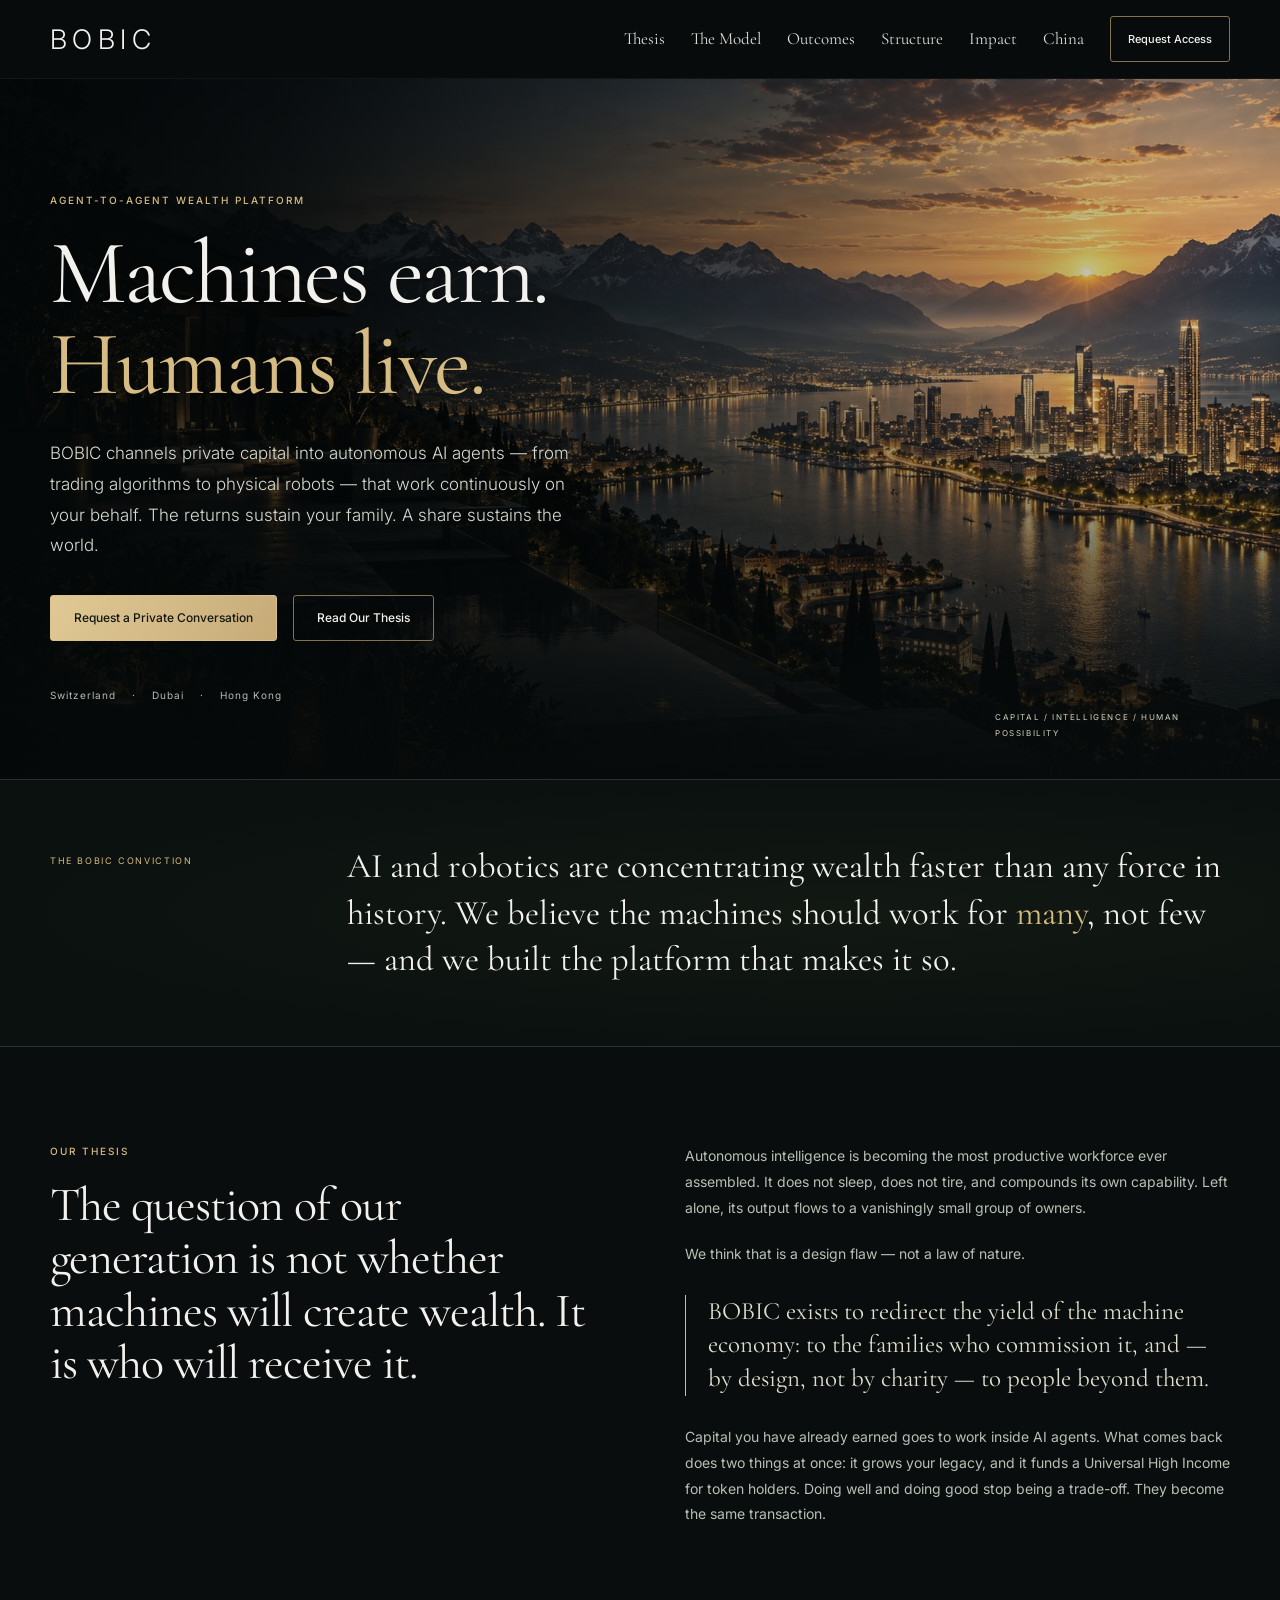
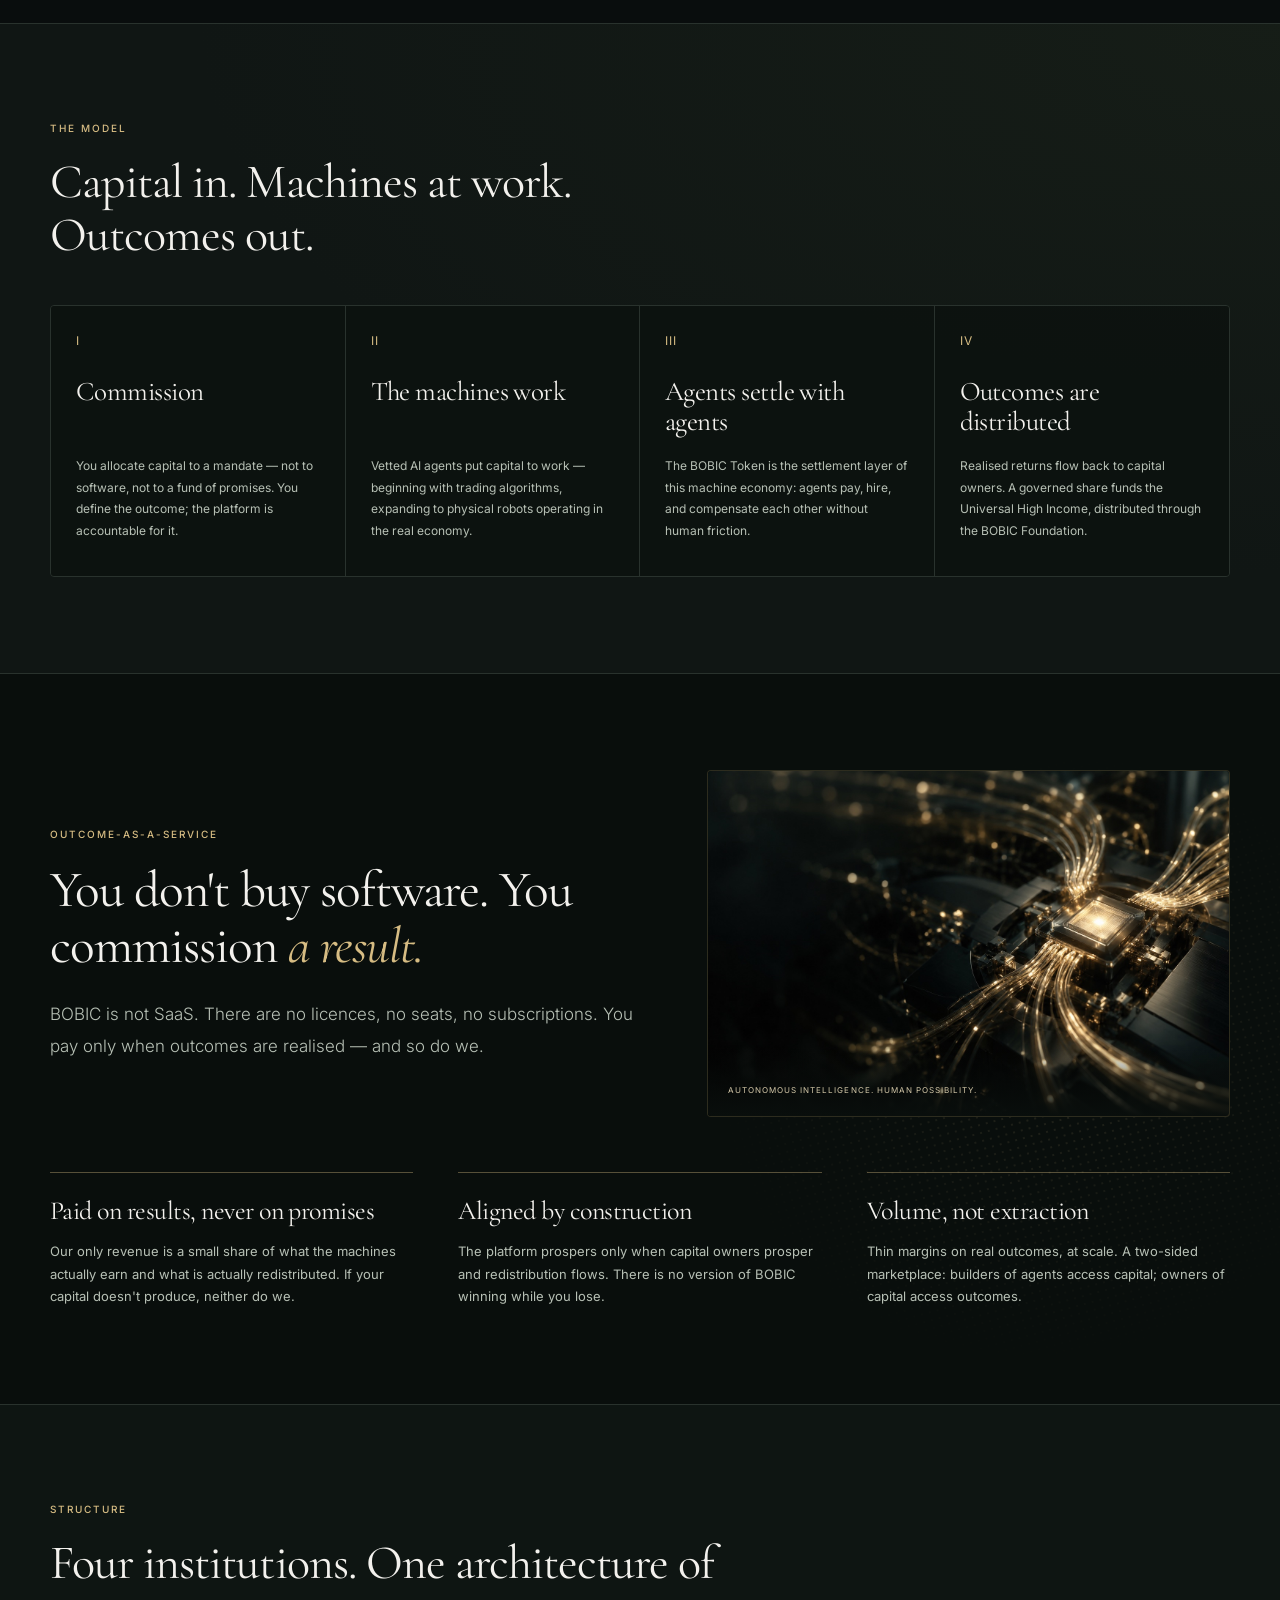
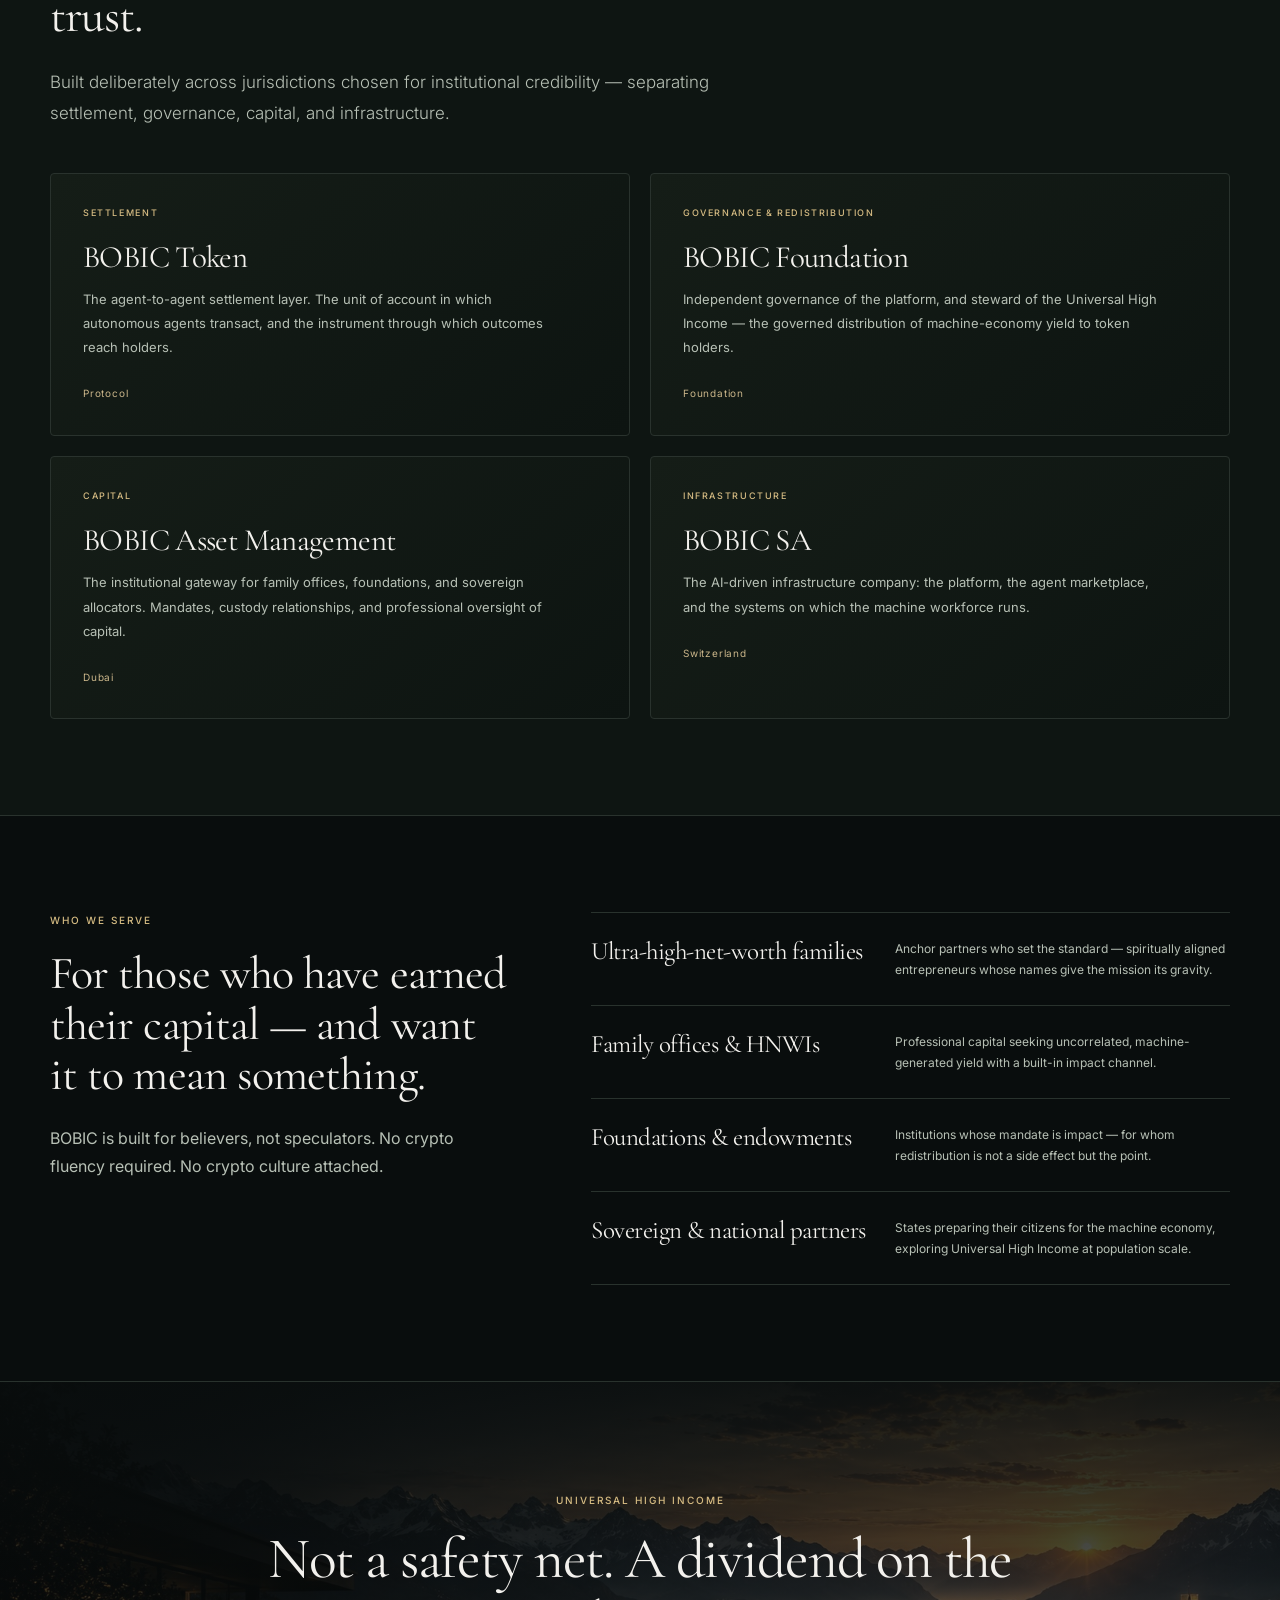
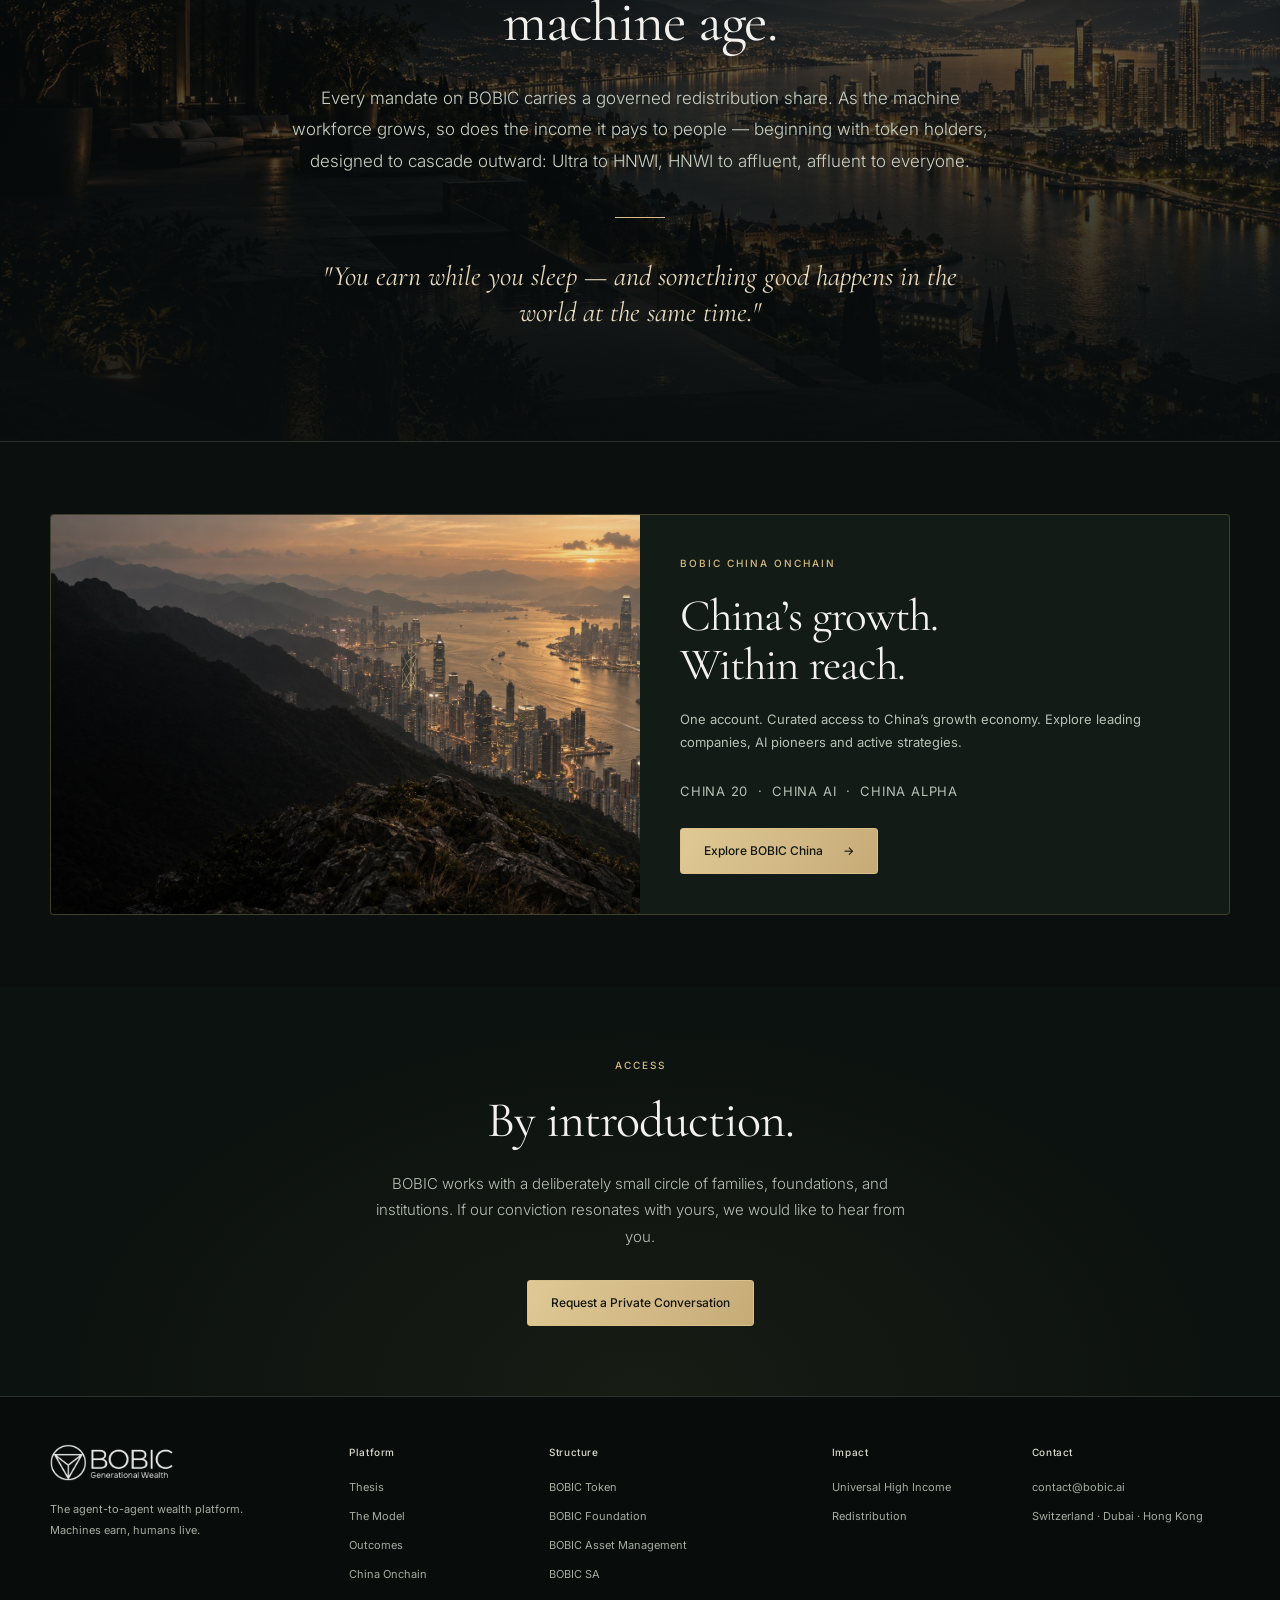
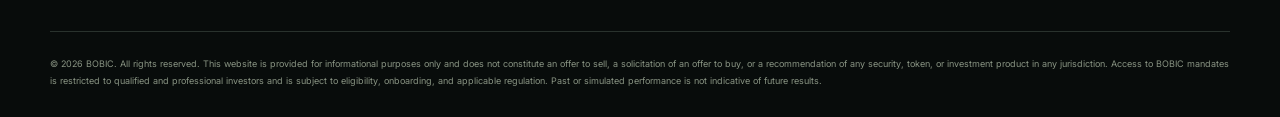
<file: index.html>
<!DOCTYPE html>
<html lang="en">
<head>
<meta charset="UTF-8">
<meta name="viewport" content="width=device-width, initial-scale=1.0">
<title>BOBIC Generational Wealth: Agent-to-Agent Wealth Platform — Machines earn. Humans live.</title>
<meta name="description" content="BOBIC is an agent-to-agent wealth platform. Capital is commissioned to AI agents; returns fund owners and a Universal High Income. Outcome-as-a-Service — you pay for results, never for software.">
<link rel="preconnect" href="https://fonts.googleapis.com">
<link rel="preconnect" href="https://fonts.gstatic.com" crossorigin>
<link href="https://fonts.googleapis.com/css2?family=Cormorant+Garamond:wght@400;500&family=Inter:wght@300;400;500;600&display=swap" rel="stylesheet">
<link rel="stylesheet" href="assets/site.css">
</head>
<body>
<a class="skip" href="#main">Skip to content</a>

<header>
  <div class="wrap nav">
    <a class="wordmark" href="#top" aria-label="BOBIC home">BOBIC</a>
    <nav class="nav-links" aria-label="Main navigation">
      <a href="#thesis">Thesis</a>
      <a href="#model">The Model</a>
      <a href="#outcome">Outcomes</a>
      <a href="#structure">Structure</a>
      <a href="#impact">Impact</a>
      <a href="/china/">China</a>
      <a href="#access" class="btn btn-navy" style="padding:11px 24px;">Request Access</a>
    </nav>
  </div>
</header>

<main id="main">
<!-- HERO -->
<section class="hero" id="top">
  <div class="wrap">
    <div class="eyebrow">Agent-to-Agent Wealth Platform</div>
    <h1>Machines earn.<br><em>Humans live.</em></h1>
    <p class="lede">BOBIC channels private capital into autonomous AI agents — from trading algorithms to physical robots — that work continuously on your behalf. The returns sustain your family. A share sustains the world.</p>
    <div class="hero-ctas">
      <a href="#access" class="btn btn-navy">Request a Private Conversation</a>
      <a href="#thesis" class="btn btn-ghost">Read Our Thesis</a>
    </div>
    <p class="hero-note">Switzerland <span>·</span> Dubai <span>·</span> Hong Kong</p>
  </div>
</section>

<!-- STATEMENT -->
<div class="band">
  <div class="wrap">
    <p class="big">AI and robotics are concentrating wealth faster than any force in history. We believe the machines should work for <strong>many</strong>, not few — and we built the platform that makes it so.</p>
    <p class="attribution">The BOBIC Conviction</p>
  </div>
</div>

<!-- THESIS -->
<section id="thesis">
  <div class="wrap thesis-grid">
    <div>
      <div class="eyebrow">Our Thesis</div>
      <h2>The question of our generation is not whether machines will create wealth. It is who will receive it.</h2>
    </div>
    <div class="col">
      <p>Autonomous intelligence is becoming the most productive workforce ever assembled. It does not sleep, does not tire, and compounds its own capability. Left alone, its output flows to a vanishingly small group of owners.</p>
      <p>We think that is a design flaw — not a law of nature.</p>
      <p class="mark">BOBIC exists to redirect the yield of the machine economy: to the families who commission it, and — by design, not by charity — to people beyond them.</p>
      <p>Capital you have already earned goes to work inside AI agents. What comes back does two things at once: it grows your legacy, and it funds a Universal High Income for token holders. Doing well and doing good stop being a trade-off. They become the same transaction.</p>
    </div>
  </div>
</section>

<!-- MODEL -->
<section class="model" id="model">
  <div class="wrap">
    <div class="eyebrow">The Model</div>
    <h2>Capital in. Machines at work. Outcomes out.</h2>
    <div class="steps">
      <div class="step">
        <div class="num">I</div>
        <h3>Commission</h3>
        <p>You allocate capital to a mandate — not to software, not to a fund of promises. You define the outcome; the platform is accountable for it.</p>
      </div>
      <div class="step">
        <div class="num">II</div>
        <h3>The machines work</h3>
        <p>Vetted AI agents put capital to work — beginning with trading algorithms, expanding to physical robots operating in the real economy.</p>
      </div>
      <div class="step">
        <div class="num">III</div>
        <h3>Agents settle with agents</h3>
        <p>The BOBIC Token is the settlement layer of this machine economy: agents pay, hire, and compensate each other without human friction.</p>
      </div>
      <div class="step">
        <div class="num">IV</div>
        <h3>Outcomes are distributed</h3>
        <p>Realised returns flow back to capital owners. A governed share funds the Universal High Income, distributed through the BOBIC Foundation.</p>
      </div>
    </div>
  </div>
</section>

<!-- OUTCOME AS A SERVICE -->
<section class="outcome" id="outcome">
  <div class="wrap">
    <div class="outcome-intro"><div>
    <div class="eyebrow">Outcome-as-a-Service</div>
    <h2>You don't buy software. You commission <em>a result.</em></h2>
    <p class="lede">BOBIC is not SaaS. There are no licences, no seats, no subscriptions. You pay only when outcomes are realised — and so do we.</p>
    </div><figure class="outcome-visual"><img src="assets/intelligence-network.jpg" alt="A luminous processor connected by champagne-gold optical pathways" width="1672" height="941" loading="lazy" decoding="async"><figcaption>Autonomous intelligence. Human possibility.</figcaption></figure></div>
    <div class="outcome-grid">
      <div>
        <h3>Paid on results, never on promises</h3>
        <p>Our only revenue is a small share of what the machines actually earn and what is actually redistributed. If your capital doesn't produce, neither do we.</p>
      </div>
      <div>
        <h3>Aligned by construction</h3>
        <p>The platform prospers only when capital owners prosper and redistribution flows. There is no version of BOBIC winning while you lose.</p>
      </div>
      <div>
        <h3>Volume, not extraction</h3>
        <p>Thin margins on real outcomes, at scale. A two-sided marketplace: builders of agents access capital; owners of capital access outcomes.</p>
      </div>
    </div>
  </div>
</section>

<!-- STRUCTURE -->
<section class="structure" id="structure">
  <div class="wrap">
    <div class="eyebrow">Structure</div>
    <h2>Four institutions. One architecture of trust.</h2>
    <p class="lede" style="margin-top:24px;">Built deliberately across jurisdictions chosen for institutional credibility — separating settlement, governance, capital, and infrastructure.</p>
    <div class="entities">
      <div class="entity">
        <div class="tag">Settlement</div>
        <h3>BOBIC Token</h3>
        <p>The agent-to-agent settlement layer. The unit of account in which autonomous agents transact, and the instrument through which outcomes reach holders.</p>
        <div class="loc">Protocol</div>
      </div>
      <div class="entity">
        <div class="tag">Governance &amp; Redistribution</div>
        <h3>BOBIC Foundation</h3>
        <p>Independent governance of the platform, and steward of the Universal High Income — the governed distribution of machine-economy yield to token holders.</p>
        <div class="loc">Foundation</div>
      </div>
      <div class="entity">
        <div class="tag">Capital</div>
        <h3>BOBIC Asset Management</h3>
        <p>The institutional gateway for family offices, foundations, and sovereign allocators. Mandates, custody relationships, and professional oversight of capital.</p>
        <div class="loc">Dubai</div>
      </div>
      <div class="entity">
        <div class="tag">Infrastructure</div>
        <h3>BOBIC SA</h3>
        <p>The AI-driven infrastructure company: the platform, the agent marketplace, and the systems on which the machine workforce runs.</p>
        <div class="loc">Switzerland</div>
      </div>
    </div>
  </div>
</section>

<!-- WHO WE SERVE -->
<section class="serve">
  <div class="wrap serve-grid">
    <div>
      <div class="eyebrow">Who We Serve</div>
      <h2>For those who have earned their capital — and want it to mean something.</h2>
      <p style="margin-top:24px;color:var(--slate);font-size:16px;">BOBIC is built for believers, not speculators. No crypto fluency required. No crypto culture attached.</p>
    </div>
    <div class="serve-list">
      <div class="serve-item">
        <h3>Ultra-high-net-worth families</h3>
        <p>Anchor partners who set the standard — spiritually aligned entrepreneurs whose names give the mission its gravity.</p>
      </div>
      <div class="serve-item">
        <h3>Family offices &amp; HNWIs</h3>
        <p>Professional capital seeking uncorrelated, machine-generated yield with a built-in impact channel.</p>
      </div>
      <div class="serve-item">
        <h3>Foundations &amp; endowments</h3>
        <p>Institutions whose mandate is impact — for whom redistribution is not a side effect but the point.</p>
      </div>
      <div class="serve-item">
        <h3>Sovereign &amp; national partners</h3>
        <p>States preparing their citizens for the machine economy, exploring Universal High Income at population scale.</p>
      </div>
    </div>
  </div>
</section>

<!-- IMPACT -->
<section class="impact" id="impact">
  <div class="wrap">
    <div class="eyebrow">Universal High Income</div>
    <h2>Not a safety net. A dividend on the machine age.</h2>
    <p class="lede">Every mandate on BOBIC carries a governed redistribution share. As the machine workforce grows, so does the income it pays to people — beginning with token holders, designed to cascade outward: Ultra to HNWI, HNWI to affluent, affluent to everyone.</p>
    <div class="impact-line"></div>
    <p class="principle">"You earn while you sleep — and something good happens in the world at the same time."</p>
  </div>
</section>

<!-- CHINA -->
<section class="china-feature" aria-labelledby="china-feature-title">
  <div class="wrap china-feature-card">
    <div class="china-feature-visual" role="img" aria-label="Hong Kong’s skyline and harbour at sunset"></div>
    <div class="china-feature-copy">
      <p class="eyebrow">BOBIC China Onchain</p>
      <h2 id="china-feature-title">China’s growth.<br>Within reach.</h2>
      <p>One account. Curated access to China’s growth economy. Explore leading companies, AI pioneers and active strategies.</p>
      <p class="product-names">CHINA 20 &nbsp;·&nbsp; CHINA AI &nbsp;·&nbsp; CHINA ALPHA</p>
      <a class="btn btn-navy" href="/china/">Explore BOBIC China <span aria-hidden="true">→</span></a>
    </div>
  </div>
</section>

<!-- ACCESS -->
<section class="access" id="access">
  <div class="wrap">
    <div class="eyebrow" style="color:var(--gold);">Access</div>
    <h2>By introduction.</h2>
    <p>BOBIC works with a deliberately small circle of families, foundations, and institutions. If our conviction resonates with yours, we would like to hear from you.</p>
    <a href="mailto:contact@bobic.ai" class="btn btn-gold-line">Request a Private Conversation</a>
  </div>
</section>

</main>
<footer>
  <div class="wrap">
    <div class="foot-grid">
      <div>
        <img class="logo-img" src="assets/bobic-logo.png" alt="BOBIC Generational Wealth">
        <p style="margin-top:18px;max-width:220px;">The agent-to-agent wealth platform. Machines earn, humans live.</p>
      </div>
      <div>
        <h4>Platform</h4>
        <a href="#thesis">Thesis</a>
        <a href="#model">The Model</a>
        <a href="#outcome">Outcomes</a>
        <a href="/china/">China Onchain</a>
      </div>
      <div>
        <h4>Structure</h4>
        <a href="#structure">BOBIC Token</a>
        <a href="#structure">BOBIC Foundation</a>
        <a href="#structure">BOBIC Asset Management</a>
        <a href="#structure">BOBIC SA</a>
      </div>
      <div>
        <h4>Impact</h4>
        <a href="#impact">Universal High Income</a>
        <a href="#impact">Redistribution</a>
      </div>
      <div>
        <h4>Contact</h4>
        <a href="mailto:contact@bobic.ai">contact@bobic.ai</a>
        <p>Switzerland · Dubai · Hong Kong</p>
      </div>
    </div>
    <div class="disclaimer">
      © 2026 BOBIC. All rights reserved. This website is provided for informational purposes only and does not constitute an offer to sell, a solicitation of an offer to buy, or a recommendation of any security, token, or investment product in any jurisdiction. Access to BOBIC mandates is restricted to qualified and professional investors and is subject to eligibility, onboarding, and applicable regulation. Past or simulated performance is not indicative of future results.
    </div>
  </div>
</footer>

</body>
</html>
</file>
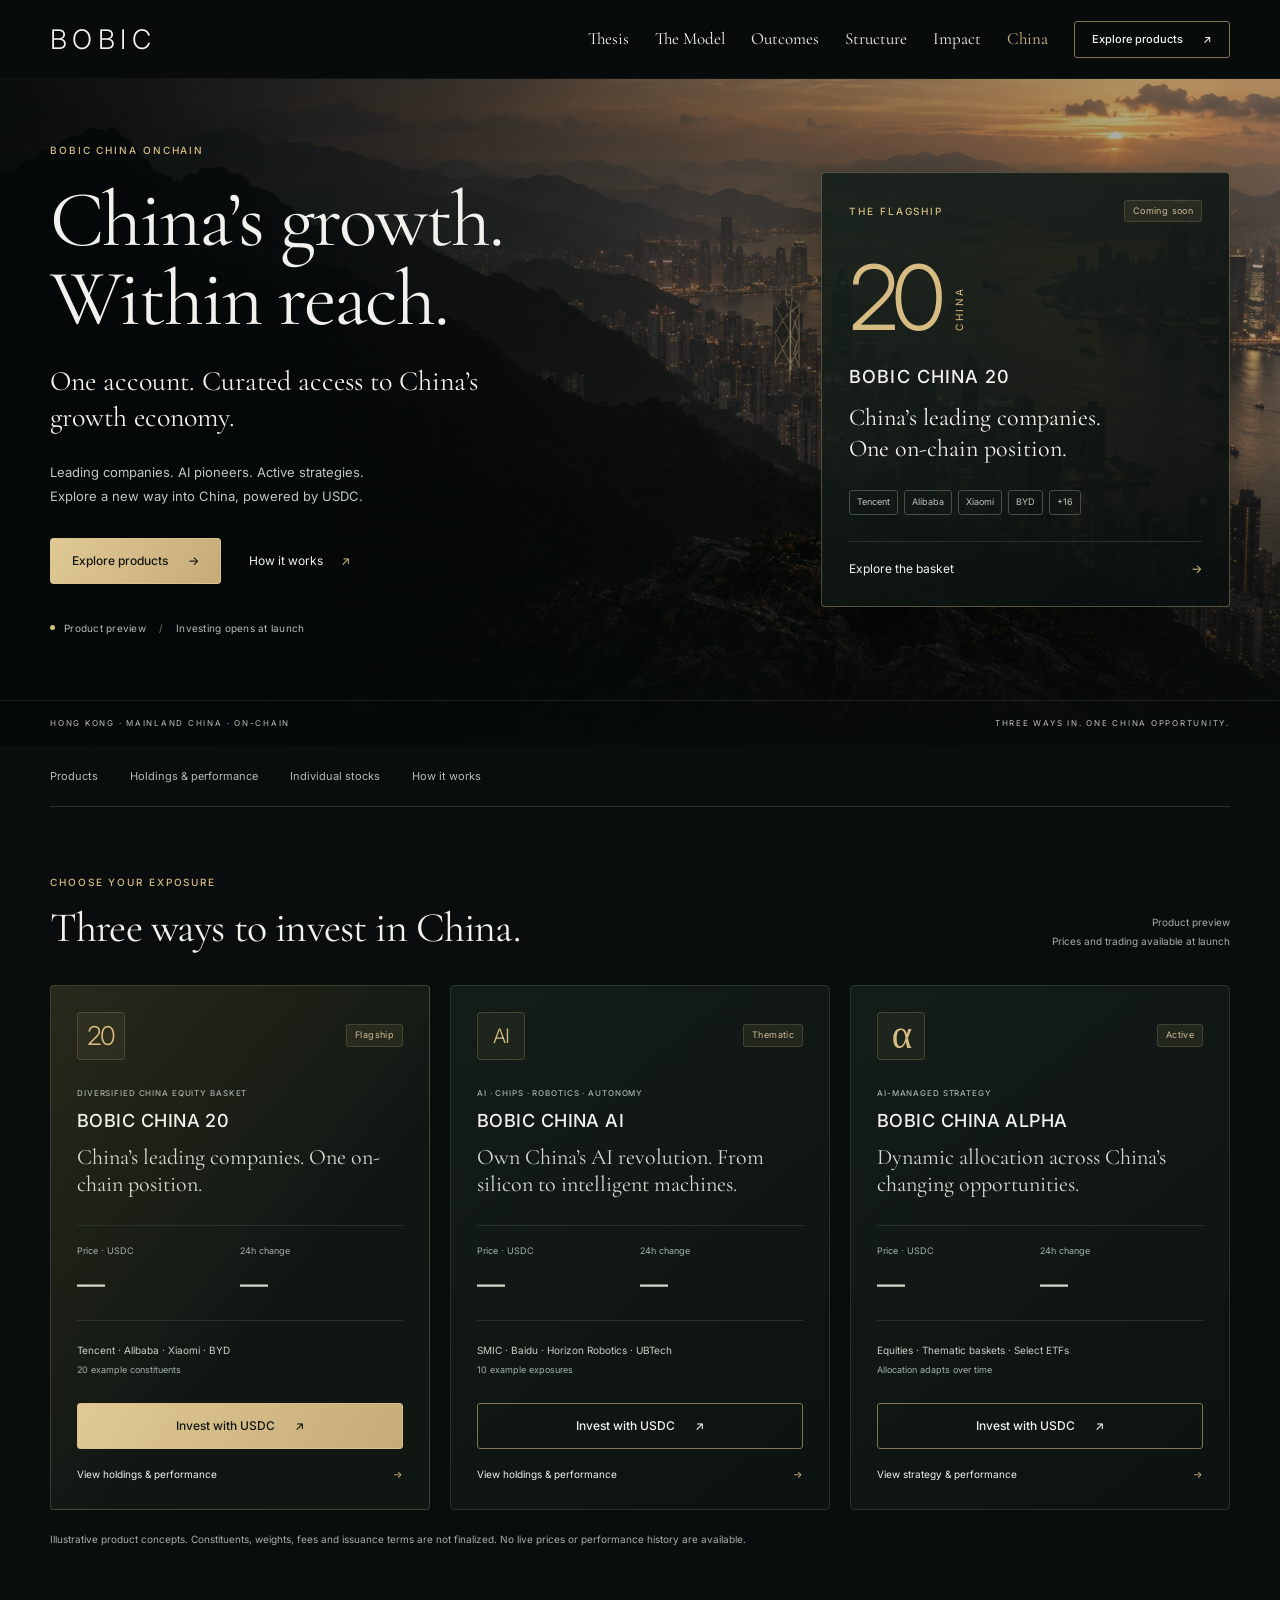
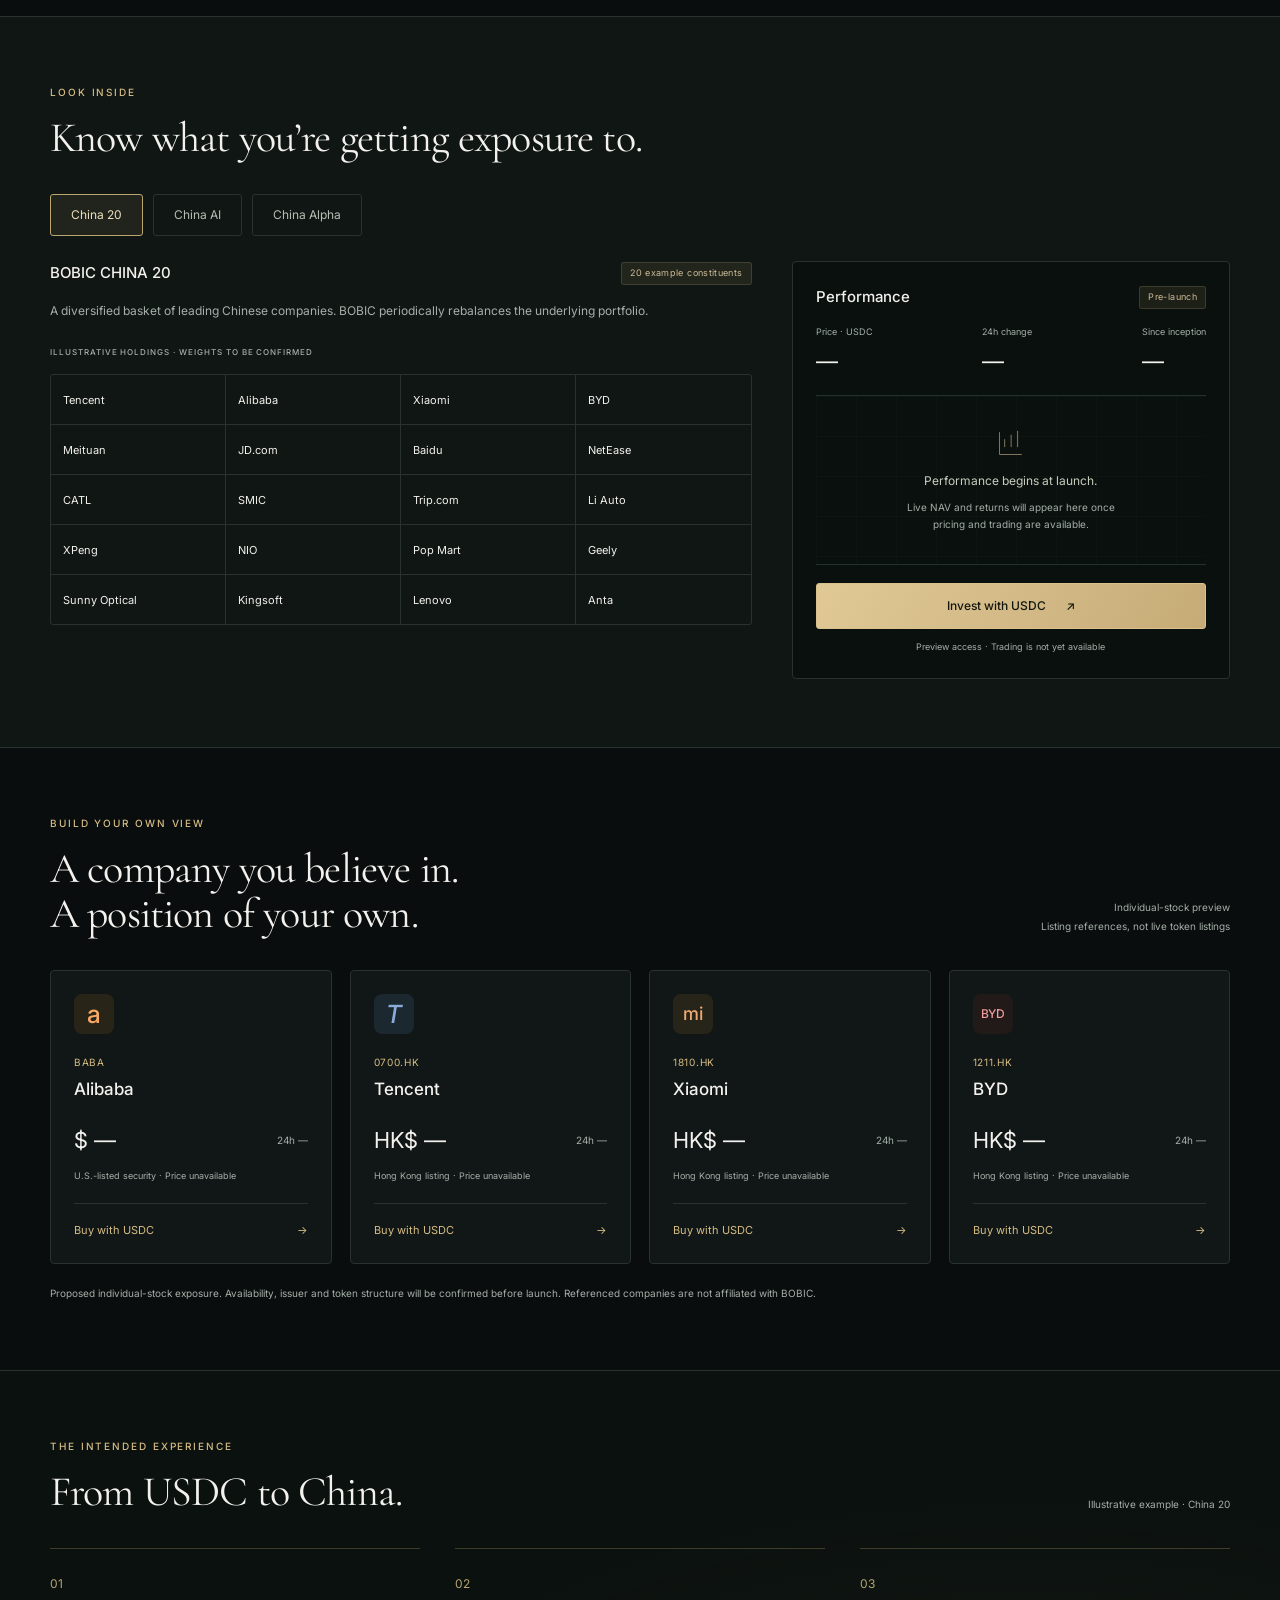
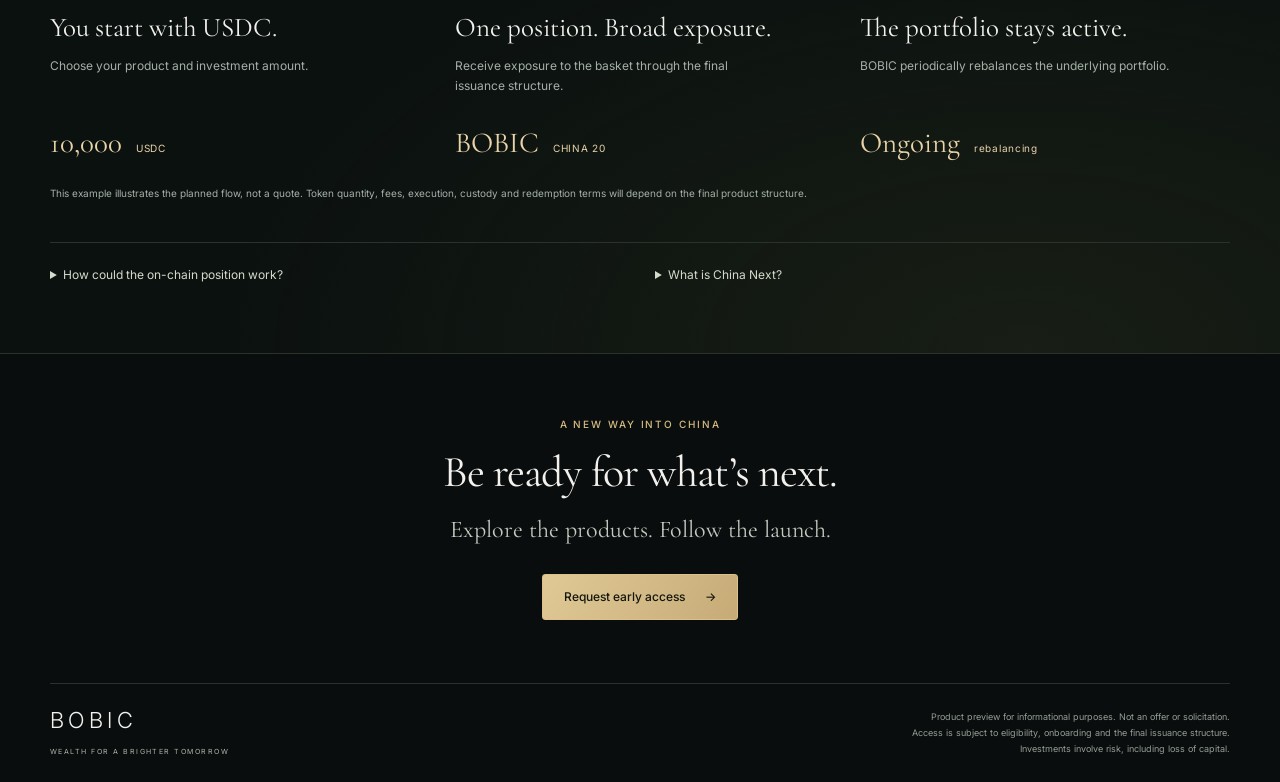
<file: china/index.html>
<!DOCTYPE html>
<html lang="en">
<head>
  <meta charset="utf-8">
  <meta name="viewport" content="width=device-width, initial-scale=1">
  <title>BOBIC China Onchain | China 20, China AI &amp; China Alpha</title>
  <meta name="description" content="One account. Curated access to China’s growth economy. Explore BOBIC China 20, China AI, China Alpha and individual Chinese stock exposure with USDC. Product preview.">
  <link rel="canonical" href="https://bobic.ai/china/">
  <link rel="preconnect" href="https://fonts.googleapis.com">
  <link rel="preconnect" href="https://fonts.gstatic.com" crossorigin>
  <link href="https://fonts.googleapis.com/css2?family=Cormorant+Garamond:wght@400;500&family=Inter:wght@300;400;500;600&display=swap" rel="stylesheet">
  <link rel="stylesheet" href="china.css">
  <script src="china.js" defer></script>
</head>
<body>
  <a class="skip" href="#main">Skip to content</a>
  <header class="site-header">
    <div class="wrap nav">
      <a class="wordmark" href="/" aria-label="BOBIC home">BOBIC</a>
      <nav class="nav-links" aria-label="Main navigation">
        <a href="/#thesis">Thesis</a><a href="/#model">The Model</a><a href="/#outcome">Outcomes</a><a href="/#structure">Structure</a><a href="/#impact">Impact</a><a href="/china/" aria-current="page">China</a><a class="button small outline" href="#products">Explore products <span aria-hidden="true">↗</span></a>
      </nav>
    </div>
  </header>
  <main id="main">
    <section class="hero" aria-labelledby="hero-title">
      <div class="wrap hero-grid">
        <div class="hero-copy">
          <p class="eyebrow">BOBIC China Onchain</p>
          <h1 id="hero-title">China’s growth.<br>Within reach.</h1>
          <p class="hero-lede">One account. Curated access to China’s growth economy.</p>
          <p class="hero-description">Leading companies. AI pioneers. Active strategies.<br>Explore a new way into China, powered by USDC.</p>
          <div class="actions"><a class="button gold" href="#products">Explore products <span aria-hidden="true">→</span></a><a class="text-link" href="#how-it-works">How it works <span aria-hidden="true">↗</span></a></div>
          <div class="hero-foot"><span class="status-dot" aria-hidden="true"></span> Product preview <span class="separator">/</span> Investing opens at launch</div>
        </div>
        <div class="hero-product">
          <div class="card-topline"><span class="eyebrow">The flagship</span><span class="badge">Coming soon</span></div>
          <div class="flagship-mark" aria-hidden="true">20<span>CHINA</span></div>
          <h2>BOBIC CHINA 20</h2>
          <p>China’s leading companies.<br>One on-chain position.</p>
          <div class="company-stack" aria-label="Example companies"><span>Tencent</span><span>Alibaba</span><span>Xiaomi</span><span>BYD</span><span>+16</span></div>
          <a class="text-link" href="#holdings" data-explore="china20">Explore the basket <span aria-hidden="true">→</span></a>
        </div>
      </div>
      <div class="hero-bottom"><div class="wrap"><span>HONG KONG · MAINLAND CHINA · ON-CHAIN</span><span>THREE WAYS IN. ONE CHINA OPPORTUNITY.</span></div></div>
    </section>
    <nav class="section-nav wrap" aria-label="China page sections"><a href="#products">Products</a><a href="#holdings">Holdings &amp; performance</a><a href="#stocks">Individual stocks</a><a href="#how-it-works">How it works</a></nav>
    <section class="section products" id="products" aria-labelledby="products-title">
      <div class="wrap">
        <div class="section-heading"><div><p class="eyebrow">Choose your exposure</p><h2 id="products-title">Three ways to invest in China.</h2></div><p class="section-note">Product preview<br>Prices and trading available at launch</p></div>
        <div class="product-grid">
          <article class="product-card flagship">
            <div class="card-topline"><span class="product-symbol" aria-hidden="true">20</span><span class="badge">Flagship</span></div>
            <p class="label">Diversified China equity basket</p><h3>BOBIC CHINA 20</h3><p class="product-description">China’s leading companies. One on-chain position.</p>
            <dl class="market-metrics"><div><dt>Price · USDC</dt><dd aria-label="Not yet available">—</dd></div><div><dt>24h change</dt><dd aria-label="Not yet available">—</dd></div></dl>
            <p class="exposure">Tencent · Alibaba · Xiaomi · BYD<br><span>20 example constituents</span></p>
            <button class="button gold" type="button" data-invest="china20">Invest with USDC <span aria-hidden="true">↗</span></button><a class="details-link" href="#holdings" data-explore="china20">View holdings &amp; performance <span aria-hidden="true">→</span></a>
          </article>
          <article class="product-card">
            <div class="card-topline"><span class="product-symbol ai-symbol" aria-hidden="true">AI</span><span class="badge">Thematic</span></div>
            <p class="label">AI · Chips · Robotics · Autonomy</p><h3>BOBIC CHINA AI</h3><p class="product-description">Own China’s AI revolution. From silicon to intelligent machines.</p>
            <dl class="market-metrics"><div><dt>Price · USDC</dt><dd aria-label="Not yet available">—</dd></div><div><dt>24h change</dt><dd aria-label="Not yet available">—</dd></div></dl>
            <p class="exposure">SMIC · Baidu · Horizon Robotics · UBTech<br><span>10 example exposures</span></p>
            <button class="button outline" type="button" data-invest="chinaai">Invest with USDC <span aria-hidden="true">↗</span></button><a class="details-link" href="#holdings" data-explore="chinaai">View holdings &amp; performance <span aria-hidden="true">→</span></a>
          </article>
          <article class="product-card">
            <div class="card-topline"><span class="product-symbol alpha-symbol" aria-hidden="true">α</span><span class="badge">Active</span></div>
            <p class="label">AI-managed strategy</p><h3>BOBIC CHINA ALPHA</h3><p class="product-description">Dynamic allocation across China’s changing opportunities.</p>
            <dl class="market-metrics"><div><dt>Price · USDC</dt><dd aria-label="Not yet available">—</dd></div><div><dt>24h change</dt><dd aria-label="Not yet available">—</dd></div></dl>
            <p class="exposure">Equities · Thematic baskets · Select ETFs<br><span>Allocation adapts over time</span></p>
            <button class="button outline" type="button" data-invest="chinaalpha">Invest with USDC <span aria-hidden="true">↗</span></button><a class="details-link" href="#holdings" data-explore="chinaalpha">View strategy &amp; performance <span aria-hidden="true">→</span></a>
          </article>
        </div>
        <p class="data-note">Illustrative product concepts. Constituents, weights, fees and issuance terms are not finalized. No live prices or performance history are available.</p>
      </div>
    </section>
    <section class="section research" id="holdings" aria-labelledby="holdings-title">
      <div class="wrap">
        <div class="section-heading"><div><p class="eyebrow">Look inside</p><h2 id="holdings-title">Know what you’re getting exposure to.</h2></div></div>
        <div class="product-tabs" role="tablist" aria-label="Explore a China product"><button id="tab-china20" type="button" role="tab" aria-selected="true" aria-controls="product-panel" data-product="china20">China 20</button><button id="tab-chinaai" type="button" role="tab" aria-selected="false" tabindex="-1" aria-controls="product-panel" data-product="chinaai">China AI</button><button id="tab-chinaalpha" type="button" role="tab" aria-selected="false" tabindex="-1" aria-controls="product-panel" data-product="chinaalpha">China Alpha</button></div>
        <div id="product-panel" class="research-grid" role="tabpanel" aria-labelledby="tab-china20" tabindex="0">
          <div class="holdings-panel">
            <div class="panel-heading"><h3 id="selected-name">BOBIC CHINA 20</h3><span id="holdings-count" class="badge">20 example constituents</span></div>
            <p id="selected-description" class="muted">A diversified basket of leading Chinese companies. BOBIC periodically rebalances the underlying portfolio.</p>
            <p id="holdings-label" class="label table-label">Illustrative holdings · Weights to be confirmed</p>
            <div class="holdings-list" id="holdings-list">
              <span>Tencent</span><span>Alibaba</span><span>Xiaomi</span><span>BYD</span><span>Meituan</span><span>JD.com</span><span>Baidu</span><span>NetEase</span><span>CATL</span><span>SMIC</span><span>Trip.com</span><span>Li Auto</span><span>XPeng</span><span>NIO</span><span>Pop Mart</span><span>Geely</span><span>Sunny Optical</span><span>Kingsoft</span><span>Lenovo</span><span>Anta</span>
            </div>
          </div>
          <aside class="performance-panel" aria-label="Selected product performance">
            <div class="panel-heading"><h3>Performance</h3><span class="badge">Pre-launch</span></div>
            <dl class="performance-metrics"><div><dt>Price · USDC</dt><dd>—</dd></div><div><dt>24h change</dt><dd>—</dd></div><div><dt>Since inception</dt><dd>—</dd></div></dl>
            <div class="chart-empty"><svg viewBox="0 0 48 48" fill="none" stroke="currentColor" stroke-width="1.2" aria-hidden="true"><path d="M7 7v34h34M15 29V18m10 11V11m10 18V5" stroke-linecap="round"/></svg><p>Performance begins at launch.</p><span>Live NAV and returns will appear here once pricing and trading are available.</span></div>
            <button id="selected-invest" class="button gold" type="button" data-invest="china20">Invest with USDC <span aria-hidden="true">↗</span></button><p class="compact-note">Preview access · Trading is not yet available</p>
          </aside>
        </div>
        <noscript><p class="data-note">Enable JavaScript to explore the other baskets and investment previews. <a href="mailto:contact@bobic.ai?subject=BOBIC%20China%20access">Contact BOBIC for access.</a></p></noscript>
      </div>
    </section>
    <section class="section stocks-section" id="stocks" aria-labelledby="stocks-title">
      <div class="wrap">
        <div class="section-heading"><div><p class="eyebrow">Build your own view</p><h2 id="stocks-title">A company you believe in.<br>A position of your own.</h2></div><p class="section-note">Individual-stock preview<br>Listing references, not live token listings</p></div>
        <div class="stock-grid">
          <article class="stock-card"><div class="stock-monogram alibaba" aria-hidden="true">a</div><p class="ticker">BABA</p><h3>Alibaba</h3><p class="stock-price"><span aria-label="Price unavailable">$ —</span><span>24h —</span></p><p class="compact-note">U.S.-listed security · Price unavailable</p><button class="stock-buy" type="button" data-invest="alibaba">Buy with USDC <span aria-hidden="true">→</span></button></article>
          <article class="stock-card"><div class="stock-monogram tencent" aria-hidden="true">T</div><p class="ticker">0700.HK</p><h3>Tencent</h3><p class="stock-price"><span aria-label="Price unavailable">HK$ —</span><span>24h —</span></p><p class="compact-note">Hong Kong listing · Price unavailable</p><button class="stock-buy" type="button" data-invest="tencent">Buy with USDC <span aria-hidden="true">→</span></button></article>
          <article class="stock-card"><div class="stock-monogram xiaomi" aria-hidden="true">mi</div><p class="ticker">1810.HK</p><h3>Xiaomi</h3><p class="stock-price"><span aria-label="Price unavailable">HK$ —</span><span>24h —</span></p><p class="compact-note">Hong Kong listing · Price unavailable</p><button class="stock-buy" type="button" data-invest="xiaomi">Buy with USDC <span aria-hidden="true">→</span></button></article>
          <article class="stock-card"><div class="stock-monogram byd" aria-hidden="true">BYD</div><p class="ticker">1211.HK</p><h3>BYD</h3><p class="stock-price"><span aria-label="Price unavailable">HK$ —</span><span>24h —</span></p><p class="compact-note">Hong Kong listing · Price unavailable</p><button class="stock-buy" type="button" data-invest="byd">Buy with USDC <span aria-hidden="true">→</span></button></article>
        </div>
        <p class="data-note">Proposed individual-stock exposure. Availability, issuer and token structure will be confirmed before launch. Referenced companies are not affiliated with BOBIC.</p>
      </div>
    </section>
    <section class="section how-section" id="how-it-works" aria-labelledby="how-title">
      <div class="wrap">
        <div class="section-heading"><div><p class="eyebrow">The intended experience</p><h2 id="how-title">From USDC to China.</h2></div><p class="section-note">Illustrative example · China 20</p></div>
        <ol class="flow-steps"><li><span class="step-number">01</span><h3>You start with USDC.</h3><p>Choose your product and investment amount.</p><div class="flow-value">10,000 <span>USDC</span></div></li><li><span class="step-number">02</span><h3>One position. Broad exposure.</h3><p>Receive exposure to the basket through the final issuance structure.</p><div class="flow-value">BOBIC <span>CHINA 20</span></div></li><li><span class="step-number">03</span><h3>The portfolio stays active.</h3><p>BOBIC periodically rebalances the underlying portfolio.</p><div class="flow-value">Ongoing <span>rebalancing</span></div></li></ol>
        <p class="data-note">This example illustrates the planned flow, not a quote. Token quantity, fees, execution, custody and redemption terms will depend on the final product structure.</p>
        <div class="faq-grid">
          <details><summary>How could the on-chain position work?</summary><p>China 20 could be represented by a token such as BCHINA on Solana or Ethereum, subject to an appropriate issuance structure. No token, contract address, network or launch terms have been finalized.</p></details>
          <details><summary>What is China Next?</summary><p>A future concept exploring harder-to-access A-shares and selected pre-IPO or synthetic opportunities. China Next is outside the initial three-product lineup; structure and availability remain to be determined.</p></details>
        </div>
      </div>
    </section>
    <section class="access-section" id="access"><div class="wrap"><p class="eyebrow">A new way into China</p><h2>Be ready for what’s next.</h2><p>Explore the products. Follow the launch.</p><button class="button gold" type="button" data-invest="china20">Request early access <span aria-hidden="true">→</span></button></div></section>
  </main>
  <footer class="wrap footer"><div class="brand-line"><a class="wordmark" href="/">BOBIC</a><span>WEALTH FOR A BRIGHTER TOMORROW</span></div><p>Product preview for informational purposes. Not an offer or solicitation.<br>Access is subject to eligibility, onboarding and the final issuance structure.<br>Investments involve risk, including loss of capital.</p></footer>
  <dialog id="invest-dialog" aria-labelledby="invest-title" aria-describedby="invest-notice">
    <div class="dialog-top"><span class="eyebrow">Investment preview</span><button class="close-dialog" type="button" aria-label="Close investment preview">×</button></div>
    <h2 id="invest-title">BOBIC CHINA 20</h2><p id="invest-notice" class="dialog-notice">This product is in development. Trading and deposits are not yet available.</p>
    <form id="investment-preview-form">
      <label for="invest-amount">Explore an investment amount</label><div class="amount-field"><input id="invest-amount" name="amount" type="number" min="0.01" step="0.01" value="10000" inputmode="decimal" required aria-describedby="amount-note"><span>USDC</span></div>
      <p id="amount-note" class="compact-note">Illustrative amount only. No funds are moved.</p>
      <dl class="order-summary"><div><dt>Exposure</dt><dd id="order-product">BOBIC CHINA 20</dd></div><div><dt>Price / units</dt><dd>Available at launch</dd></div><div><dt>Fees &amp; network</dt><dd>To be confirmed</dd></div></dl>
      <button class="button gold" type="submit">Request access by email <span aria-hidden="true">↗</span></button><p class="compact-note">Opens a draft to contact@bobic.ai with this product and amount. Send it from your email app to register interest.</p>
    </form>
  </dialog>
</body>
</html>
</file>
<file: assets/site.css>
:root{color-scheme:dark;--bg:#090d0d;--surface:#111716;--navy:#f3f1ed;--navy-deep:#080d0c;--gold:#d6bc83;--gold-soft:#d6bc8360;--ink:#f3f1ed;--slate:#b7c0b5;--slate-light:#959f94;--mist:#101614;--line:#29322d;--white:#f3f1ed;--serif:'Cormorant Garamond',Georgia,serif;--sans:'Inter',Arial,sans-serif}
*{margin:0;padding:0;box-sizing:border-box}html{scroll-behavior:smooth;scroll-padding-top:102px}body{font:400 15px/1.75 var(--sans);color:var(--ink);background:var(--bg);-webkit-font-smoothing:antialiased}h1,h2,h3,.serif{font-family:var(--serif);font-weight:400;line-height:1.1;letter-spacing:-.02em}a{color:inherit;text-decoration:none}a:focus-visible{outline:2px solid var(--gold);outline-offset:5px}.wrap{width:min(1180px,calc(100% - 80px));margin:auto}.eyebrow{font:500 10px/1.6 var(--sans);letter-spacing:.2em;text-transform:uppercase;color:var(--gold);margin-bottom:20px}section{padding:96px 0}.lede{font-size:17px;color:var(--slate);font-weight:300;max-width:660px;line-height:1.85}.skip{position:absolute;top:-100px;left:15px;z-index:60;padding:12px;background:var(--surface)}.skip:focus{top:12px}
header{position:sticky;top:0;z-index:50;background:rgba(8,12,12,.97);backdrop-filter:blur(16px);border-bottom:1px solid #ffffff0c}.nav{min-height:78px;display:flex;align-items:center;justify-content:space-between;gap:32px}.wordmark{font:300 27px/1 var(--sans);letter-spacing:.2em}.nav-links{display:flex;gap:26px;align-items:center}.nav-links a{font:400 17px/1.3 var(--serif);color:#deded7;transition:color .2s}.nav-links a:hover{color:var(--gold)}.nav-links .btn{font:500 11px/1.5 var(--sans);color:var(--white);background:transparent;border:1px solid #84734f;padding:9px 17px!important}.nav-links .btn:hover{background:#d6bc8312;border-color:var(--gold)}.btn{display:inline-flex;align-items:center;justify-content:center;gap:20px;padding:13px 23px;font:500 12px/1.5 var(--sans);border-radius:3px;min-height:46px;transition:background .18s,border-color .18s,color .18s}.btn-navy{background:linear-gradient(120deg,#e0c995,#c6ab77);color:#12160f;border:1px solid #dac18c}.btn-navy:hover{background:#ebd6ab}.btn-ghost,.btn-gold-line{color:var(--white);border:1px solid #84734f;background:transparent}.btn-ghost:hover,.btn-gold-line:hover{background:#d6bc8312;border-color:var(--gold)}
.hero{position:relative;isolation:isolate;min-height:700px;padding:106px 0 68px;display:flex;align-items:center;background:linear-gradient(90deg,#040808e8,#04080880 48%,#04080822),linear-gradient(0deg,#080c0c 0%,transparent 52%),url('wealth-network.jpg') center 52%/cover}.hero:after{content:'CAPITAL  /  INTELLIGENCE  /  HUMAN POSSIBILITY';position:absolute;right:40px;bottom:38px;max-width:245px;font:400 8px/2 var(--sans);letter-spacing:.2em;color:#d5d2c0}.hero h1{font-size:clamp(62px,7.1vw,96px);color:var(--white);max-width:850px;line-height:1;letter-spacing:-.025em}.hero h1 em{font-style:normal;color:var(--gold)}.hero .lede{margin:29px 0 34px;font-size:17px;max-width:540px;color:#d6dbd2;line-height:1.8}.hero-ctas{display:flex;gap:16px;flex-wrap:wrap}.hero-note{margin-top:46px;font-size:10px;color:#b5bcb3;letter-spacing:.1em}.hero-note span{color:var(--gold);margin:0 12px}.band{padding:63px 0;background:radial-gradient(ellipse at 65% 50%,#20271955,transparent 70%),#0b110f;border-block:1px solid var(--line)}.band .wrap{display:grid;grid-template-columns:1fr 3.5fr;gap:45px;align-items:start}.band p.big{font:400 clamp(25px,2.7vw,35px)/1.35 var(--serif);grid-column:2;max-width:900px}.band p.big strong{color:var(--gold);font-weight:400}.band .attribution{grid-row:1;grid-column:1;padding-top:9px;font-size:9px;letter-spacing:.18em;text-transform:uppercase;color:var(--gold);line-height:2;max-width:160px}
.thesis-grid{display:grid;grid-template-columns:1fr 1fr;gap:90px;align-items:start}.thesis-grid h2{font-size:clamp(33px,3.8vw,48px);color:var(--white)}.thesis-grid .col p{margin-bottom:20px;color:var(--slate);font-size:14px;line-height:1.85}.thesis-grid .col p:last-child{margin-bottom:0}.thesis-grid .col p.mark{color:#dfdecf;font:400 25px/1.35 var(--serif);border-left:1px solid var(--gold);padding-left:22px;margin:28px 0}.model{background:radial-gradient(ellipse at top right,#26301f44,transparent 60%),var(--mist);border-block:1px solid var(--line)}.model h2{font-size:48px;max-width:660px}.steps{display:grid;grid-template-columns:repeat(4,minmax(0,1fr));gap:0;border:1px solid var(--line);margin-top:43px;border-radius:4px;overflow:hidden}.step{background:#0b110eb3;padding:29px 25px 35px;border-right:1px solid var(--line)}.step:last-child{border:0}.step .num{font:400 12px/1 var(--sans);color:var(--gold);margin-bottom:30px;letter-spacing:.1em}.step h3{font-size:27px;min-height:60px;color:var(--white);margin-bottom:18px}.step p{font-size:12px;color:var(--slate);line-height:1.8}.outcome{background:#090e0c;color:var(--white);position:relative;overflow:hidden}.outcome:before{content:'';position:absolute;pointer-events:none;right:-10%;top:10%;width:55%;height:85%;opacity:.13;background-image:radial-gradient(#d7bd86 1px,transparent 1px);background-size:8px 8px;transform:rotate(-15deg);mask-image:radial-gradient(ellipse,black,transparent 70%)}.outcome .wrap{position:relative}.outcome h2{font-size:clamp(36px,4vw,52px);max-width:720px}.outcome h2 em{font-style:italic;color:var(--gold)}.outcome .lede{color:var(--slate);margin-top:25px;max-width:700px}.outcome-grid{display:grid;grid-template-columns:repeat(3,minmax(0,1fr));gap:45px;margin-top:55px}.outcome-grid h3{font-size:26px;color:var(--white);margin-bottom:14px;padding-top:24px;border-top:1px solid var(--gold-soft)}.outcome-grid p{font-size:13px;color:var(--slate)}
.structure{background:#0e1512;border-block:1px solid var(--line)}.structure h2{font-size:clamp(35px,4vw,48px);color:var(--white);max-width:700px}.entities{display:grid;grid-template-columns:1fr 1fr;gap:20px;margin-top:43px}.entity{border:1px solid var(--line);background:linear-gradient(140deg,#151d17,#0d1411);border-radius:4px;padding:32px;transition:border-color .25s;position:relative}.entity:hover{border-color:var(--gold-soft)}.entity .tag{font:500 9px/1.5 var(--sans);letter-spacing:.18em;text-transform:uppercase;color:var(--gold);margin-bottom:21px}.entity h3{font-size:31px;color:var(--white);margin-bottom:13px}.entity p{font-size:13px;color:var(--slate);line-height:1.85;max-width:480px}.entity .loc{margin-top:26px;font-size:10px;color:#cbb68a;letter-spacing:.08em}.serve{background:var(--bg)}.serve-grid{display:grid;grid-template-columns:5fr 7fr;gap:85px;align-items:start}.serve h2{font-size:clamp(33px,3.8vw,46px);color:var(--white)}.serve-list{display:flex;flex-direction:column}.serve-item{padding:25px 0;border-bottom:1px solid var(--line);display:grid;grid-template-columns:1fr 1.2fr;gap:25px;align-items:start}.serve-item:first-child{border-top:1px solid var(--line)}.serve-item h3{font-size:25px;color:var(--white)}.serve-item p{font-size:12px;color:var(--slate)}
.impact{position:relative;isolation:isolate;text-align:center;padding:110px 0;background:linear-gradient(0deg,#090d0df2,#090d0da3 60%,#090d0df0),url('wealth-network.jpg') center 64%/cover;border-block:1px solid var(--line)}.impact h2{font-size:clamp(38px,4.5vw,58px);color:var(--white);max-width:790px;margin:0 auto}.impact .lede{margin:28px auto 0;max-width:720px;color:#c8d0c3}.impact-line{width:50px;height:1px;background:var(--gold);margin:40px auto}.impact .principle{font:italic 28px/1.3 var(--serif);color:#e5d8bb;max-width:660px;margin:auto}.china-feature{padding:72px 0;background:#0b100e}.china-feature-card{display:grid;grid-template-columns:1fr 1fr;gap:0;border:1px solid #75674577;border-radius:4px;overflow:hidden;background:#131b16}.china-feature-visual{min-height:360px;background:linear-gradient(90deg,transparent,#131b1615),url('china-harbour.jpg') 65% center/cover}.china-feature-copy{padding:40px;align-self:center}.china-feature-copy h2{font-size:45px}.china-feature-copy>p:not(.eyebrow){font-size:13px;color:var(--slate);margin:18px 0 25px;line-height:1.8}.china-feature-copy .product-names{font-size:9px;letter-spacing:.06em;color:var(--gold);margin-bottom:25px}
.access{background:radial-gradient(ellipse at 50% 100%,#35372244,transparent 65%),#0c120f;color:var(--white);text-align:center;padding:70px 0}.access h2{font-size:clamp(38px,4vw,50px)}.access p{color:var(--slate);max-width:560px;margin:23px auto 30px;font-size:15px;font-weight:300}.access .btn-gold-line{color:#12160f;background:linear-gradient(120deg,#e0c995,#c6ab77);border-color:#dac18c}.access .btn-gold-line:hover{background:#ebd6ab}footer{background:#080c0b;color:var(--slate-light);padding:47px 0 28px;font-size:11px;border-top:1px solid var(--line)}.foot-grid{display:grid;grid-template-columns:1.6fr 1fr 1.5fr 1fr 1.2fr;gap:35px;margin-bottom:38px}.logo-img{display:block;width:auto}.foot-grid .logo-img{height:37px;max-width:100%;object-fit:contain;object-position:left;opacity:.9;filter:brightness(0) invert(1)}.foot-grid h4{color:#dadace;font-size:10px;font-weight:500;margin-bottom:16px;letter-spacing:.06em}.foot-grid p,.foot-grid a{color:#a3ada1;text-decoration:none;display:block;margin-bottom:8px;line-height:1.9}.foot-grid a:hover{color:var(--gold)}.disclaimer{border-top:1px solid var(--line);padding-top:24px;font-size:9px;line-height:1.85;color:#899483}
.outcome-intro{display:grid;grid-template-columns:1.15fr 1fr;gap:55px;align-items:center}.outcome-visual{position:relative;overflow:hidden;border:1px solid #6b603c5e;border-radius:4px;background:#090e0c}.outcome-visual img{display:block;width:100%;height:345px;object-fit:cover;object-position:70% center}.outcome-visual figcaption{position:absolute;inset:auto 0 0;padding:35px 20px 19px;background:linear-gradient(transparent,#090e0c);color:#d4c8a9;font-size:8px;letter-spacing:.13em;text-transform:uppercase}
@media(max-width:1100px){.wrap{width:calc(100% - 56px)}.nav-links{gap:18px}.nav-links a{font-size:16px}.thesis-grid,.serve-grid{gap:50px}.step{padding:25px 20px}.step h3{font-size:25px}.foot-grid{gap:22px}.hero:after{right:28px}.china-feature-copy{padding:32px}}
@media(max-width:900px){.nav-links{gap:14px}.nav-links .btn{display:none}.thesis-grid,.serve-grid{gap:35px}.steps{grid-template-columns:repeat(2,minmax(0,1fr))}.step:nth-child(2){border-right:0}.step:nth-child(-n+2){border-bottom:1px solid var(--line)}.step h3{min-height:0}.serve-item{grid-template-columns:1fr;gap:10px}.foot-grid{grid-template-columns:repeat(3,minmax(0,1fr));row-gap:25px}.foot-grid>div:first-child{grid-column:span 3}.band .wrap{grid-template-columns:1fr 3fr;gap:30px}.china-feature-copy h2{font-size:38px}.hero .lede{max-width:510px}}
@media(max-width:700px){.outcome-intro{grid-template-columns:1fr;gap:28px}.outcome-visual img{height:255px}html{scroll-padding-top:142px}.wrap{width:calc(100% - 40px)}section{padding:60px 0}.nav{flex-direction:column;align-items:flex-start;gap:18px;padding:18px 0}.wordmark{font-size:23px}.nav-links{width:100%;justify-content:space-between;gap:8px}.nav-links a{font-size:14px}.hero{min-height:640px;padding:60px 0;background-position:62% center}.hero:after{display:none}.hero h1{font-size:67px}.hero .lede{font-size:15px;line-height:1.85;max-width:460px}.hero .eyebrow{font-size:9px}.hero-ctas{gap:12px}.btn{font-size:11px;padding:12px 17px}.hero-note{margin-top:35px;font-size:9px;letter-spacing:.05em}.band{padding:43px 0}.band .wrap{display:flex;flex-direction:column;gap:18px}.band p.big{font-size:29px}.band .attribution{order:-1;padding:0;max-width:none;font-size:9px}.thesis-grid,.serve-grid{grid-template-columns:1fr;gap:30px}.thesis-grid h2{font-size:39px}.thesis-grid .col p{font-size:13px}.thesis-grid .col p.mark{font-size:25px}.model h2{font-size:39px}.steps{margin-top:30px}.step{padding:25px 20px}.step .num{margin-bottom:23px}.step h3{font-size:25px}.step p{font-size:12px}.outcome-grid{grid-template-columns:1fr;gap:25px;margin-top:35px}.outcome-grid h3{font-size:28px}.entities{grid-template-columns:1fr;gap:16px;margin-top:32px}.entity{padding:27px}.structure .lede{font-size:15px}.serve h2{font-size:39px}.serve-item{grid-template-columns:1fr 1fr;gap:22px}.serve-item h3{font-size:24px}.impact{padding:70px 0;background-position:68% center}.impact h2{font-size:41px}.impact .lede{font-size:15px}.impact .principle{font-size:26px}.china-feature{padding:46px 0}.china-feature-card{grid-template-columns:1fr}.china-feature-visual{min-height:240px}.china-feature-copy{padding:30px}.china-feature-copy h2{font-size:40px}.access{padding:55px 0}.access p{font-size:14px}.foot-grid{grid-template-columns:repeat(2,minmax(0,1fr));gap:23px}.foot-grid>div:first-child{grid-column:span 2}.foot-grid>div:nth-child(3){grid-row:span 2}.foot-grid .logo-img{height:35px}.disclaimer{font-size:9px}}
@media(max-width:370px){.wrap{width:calc(100% - 32px)}.nav-links a{font-size:12px}.nav-links{gap:6px}.hero h1{font-size:57px}.steps{grid-template-columns:1fr}.step{border-right:0;border-bottom:1px solid var(--line)}.serve-item{grid-template-columns:1fr;gap:10px}}
@media(prefers-reduced-motion:reduce){html{scroll-behavior:auto}*{transition:none!important}}
</file>
<file: china/china.css>
:root{color-scheme:dark;--bg:#090d0d;--surface:#111716;--gold:#d6bc83;--text:#f3f1ed;--muted:#a5afa8;--line:#29322d;--serif:'Cormorant Garamond',Georgia,serif;--sans:'Inter',Arial,sans-serif}
*{box-sizing:border-box}html{scroll-behavior:smooth;scroll-padding-top:104px}body{margin:0;color:var(--text);background:var(--bg);font:14px/1.65 var(--sans);-webkit-font-smoothing:antialiased}body:has(dialog[open]){overflow:hidden}a{color:inherit;text-decoration:none}button,input{font:inherit}button,a,input,summary{-webkit-tap-highlight-color:transparent}button{cursor:pointer}button:focus-visible,a:focus-visible,input:focus-visible,summary:focus-visible,[tabindex]:focus-visible{outline:2px solid var(--gold);outline-offset:5px}h1,h2,h3,p,dl,dd{margin:0}h1,h2{font:400 48px/1.08 var(--serif);letter-spacing:-.02em}h3{font-weight:500}.wrap{width:min(1180px,calc(100% - 80px));margin-inline:auto}.muted,.data-note,.compact-note{color:var(--muted)}.eyebrow,.label{font:500 10px/1.5 var(--sans);letter-spacing:.19em;text-transform:uppercase}.eyebrow{color:var(--gold)}.label{color:var(--muted)}.skip{position:absolute;top:-100px;left:15px;background:var(--surface);padding:12px;z-index:30}.skip:focus{top:12px}.wordmark{font:300 27px/1 var(--sans);letter-spacing:.2em}.site-header{position:sticky;top:0;z-index:10;background:rgba(8,12,12,.97);backdrop-filter:blur(16px);border-bottom:1px solid #ffffff0c}.nav{min-height:78px;display:flex;align-items:center;justify-content:space-between;gap:32px}.nav-links{display:flex;align-items:center;gap:26px;font:17px/1.3 var(--serif)}.nav-links [aria-current]{color:var(--gold)}.nav-links>a:hover{color:var(--gold)}.button{display:inline-flex;align-items:center;justify-content:center;gap:20px;border:1px solid var(--gold);border-radius:3px;min-height:46px;padding:12px 21px;font:500 12px/1.5 var(--sans);transition:background .18s,border-color .18s,color .18s}.button.gold{color:#12160f;background:linear-gradient(120deg,#e0c995,#c6ab77);border-color:#dac18c}.button.gold:hover{background:#ebd6ab}.button.outline{background:transparent;color:var(--text);border-color:#84734f}.button.outline:hover{background:#d6bc8312;border-color:var(--gold)}.button.small{padding:9px 17px;min-height:37px;font-size:11px}.text-link,.details-link{display:inline-flex;align-items:center;justify-content:space-between;gap:18px;font-size:12px}.text-link:hover,.details-link:hover{color:var(--gold)}.text-link span,.details-link span{color:var(--gold)}.badge{display:inline-flex;align-items:center;white-space:nowrap;border:1px solid #ae9b713a;border-radius:3px;padding:4px 8px;font-size:9px;line-height:1.4;letter-spacing:.04em;color:#cdbb96;background:#a28e5720}.hero{background:linear-gradient(90deg,#040808ed,#04080878 55%,#04080842),linear-gradient(0deg,#080c0c 0%,transparent 45%),url('../assets/china-harbour.jpg') center 48%/cover}.hero-grid{display:grid;grid-template-columns:1.25fr .75fr;gap:90px;align-items:center;min-height:600px;padding-block:64px}.hero-copy h1{font-size:clamp(58px,6.2vw,86px);line-height:1;letter-spacing:-.025em;margin:23px 0}.hero-lede{font:400 28px/1.3 var(--serif);max-width:460px}.hero-description{color:#c0c7bf;line-height:1.85;margin-top:24px;font-size:13px}.actions{display:flex;align-items:center;gap:28px;margin-top:30px}.hero-foot{font-size:10px;color:#b5bcb3;letter-spacing:.025em;margin-top:36px;display:flex;align-items:center;gap:9px}.status-dot{width:5px;height:5px;background:var(--gold);border-radius:50%}.separator{color:#777e71;margin-inline:4px}.hero-product{border:1px solid #c8b3825e;background:linear-gradient(135deg,#16201be3,#090e0ee6);padding:27px;box-shadow:0 20px 65px #0006;border-radius:4px;position:relative;overflow:hidden}.card-topline{display:flex;align-items:center;justify-content:space-between;gap:12px}.flagship-mark{font:300 90px/.9 var(--sans);color:var(--gold);letter-spacing:-.08em;margin:35px 0 27px}.flagship-mark span{font:400 10px/1 var(--sans);letter-spacing:.25em;display:inline-block;margin-left:16px;writing-mode:vertical-rl;transform:rotate(180deg)}.hero-product h2{font:500 18px/1.3 var(--sans);letter-spacing:.06em}.hero-product>p{font:400 24px/1.3 var(--serif);margin-top:13px}.company-stack{display:flex;flex-wrap:wrap;gap:6px;margin:26px 0}.company-stack span{font-size:9px;border:1px solid #445044;padding:4px 7px;border-radius:3px;color:#bdc5b9}.hero-product>.text-link{border-top:1px solid var(--line);padding-top:17px;width:100%}.hero-bottom{border-top:1px solid #ffffff15}.hero-bottom>.wrap{display:flex;justify-content:space-between;padding-block:16px;font-size:8px;letter-spacing:.22em;color:#bdc1b6}.section-nav{display:flex;gap:32px;align-items:center;padding-block:21px;border-bottom:1px solid var(--line);font-size:11px;color:#b6bdb5}.section-nav a:hover{color:var(--gold)}.section{padding-block:68px}.section-heading{display:flex;justify-content:space-between;align-items:flex-end;gap:30px;margin-bottom:34px}.section-heading h2{font-size:42px;max-width:700px}.section-heading .eyebrow{margin-bottom:15px}.section-note{font-size:10px;color:var(--muted);text-align:right;line-height:1.9;flex-shrink:0}.product-grid{display:grid;grid-template-columns:repeat(3,minmax(0,1fr));gap:20px}.product-card{padding:26px;display:flex;flex-direction:column;align-items:stretch;border:1px solid var(--line);border-radius:4px;background:linear-gradient(140deg,#141c18,#0c1211)}.product-card.flagship{border-color:#a992614f;background:linear-gradient(130deg,#28291b,#101713 60%)}.product-symbol{width:48px;height:48px;display:flex;align-items:center;justify-content:center;background:#bba36912;border:1px solid #9e8b5750;border-radius:4px;font:300 26px/1 var(--sans);letter-spacing:-.05em;color:var(--gold)}.ai-symbol{font-size:20px;letter-spacing:-.03em}.alpha-symbol{font:400 39px/1 var(--serif)}.product-card .label{font-size:8px;letter-spacing:.11em;margin:27px 0 9px}.product-card h3{font:500 18px/1.4 var(--sans);letter-spacing:.025em}.product-description{font:400 22px/1.25 var(--serif);color:#d6dcd2;margin-top:11px;min-height:57px}.market-metrics{display:grid;grid-template-columns:1fr 1fr;border-top:1px solid var(--line);border-bottom:1px solid var(--line);margin-top:24px;padding:18px 0}.market-metrics dt,.performance-metrics dt{font-size:9px;color:var(--muted)}.market-metrics dd{font:400 28px/1.3 var(--sans);margin-top:7px;color:#d9dccf}.exposure{font-size:10px;line-height:1.9;color:#c9d0c3;margin:20px 0 24px;flex:1}.exposure span{color:var(--muted);font-size:9px}.details-link{margin-top:17px;font-size:10px}.data-note{font-size:10px;line-height:1.8;margin-top:20px}.research{background:#101614;border-block:1px solid var(--line)}.product-tabs{display:flex;gap:10px;margin-bottom:25px}.product-tabs button{border:1px solid var(--line);color:#b5bfb3;background:transparent;border-radius:3px;padding:10px 20px;font-size:12px}.product-tabs [aria-selected=true]{border-color:#bda570;background:#bda57018;color:#eddfbd}.research-grid{display:grid;grid-template-columns:1.6fr 1fr;gap:40px;align-items:start}.panel-heading{display:flex;align-items:center;justify-content:space-between;gap:18px;margin-bottom:15px}.panel-heading h3{font-size:15px}.holdings-panel>.muted{font-size:12px;max-width:600px}.table-label{margin:26px 0 16px;font-size:8px;letter-spacing:.12em}.holdings-list{display:grid;grid-template-columns:repeat(4,minmax(0,1fr));gap:1px;background:var(--line);border:1px solid var(--line);border-radius:3px;overflow:hidden}.holdings-list>span{display:flex;flex-direction:column;justify-content:center;min-height:49px;padding:12px;background:#101614;font-size:11px;gap:5px}.holdings-list.ai-list{grid-template-columns:repeat(2,minmax(0,1fr))}.holdings-list.strategy-list{grid-template-columns:1fr}.holding-detail{font-size:9px;color:var(--muted);line-height:1.5}.performance-panel{padding:23px;border:1px solid var(--line);border-radius:4px;background:#0a100e}.performance-metrics{display:flex;justify-content:space-between;gap:10px}.performance-metrics dd{font:400 22px/1.4 var(--sans);margin-top:7px}.chart-empty{display:flex;flex-direction:column;align-items:center;justify-content:center;min-height:170px;text-align:center;border-block:1px solid #243129;margin-block:18px;background-image:linear-gradient(#ffffff04 1px,transparent 1px),linear-gradient(90deg,#ffffff04 1px,transparent 1px);background-size:40px 40px;padding:20px}.chart-empty svg{width:31px;height:31px;color:#a69771;margin-bottom:12px}.chart-empty p{font-size:12px;color:#c8cdbf}.chart-empty span{font-size:10px;max-width:240px;margin-top:8px;color:var(--muted)}.performance-panel .button{width:100%}.compact-note{font-size:9px;line-height:1.7;margin-top:10px}.performance-panel>.compact-note{text-align:center}.stock-grid{display:grid;grid-template-columns:repeat(4,minmax(0,1fr));gap:18px}.stock-card{padding:23px;background:var(--surface);border:1px solid var(--line);border-radius:4px}.stock-monogram{width:40px;height:40px;border-radius:8px;display:flex;align-items:center;justify-content:center;font-size:25px;font-weight:500;margin-bottom:20px}.alibaba{color:#f9a865;background:#cc7e2820}.tencent{color:#8caad9;background:#528cca25;font-style:italic}.xiaomi{color:#edaa70;background:#ed8f331a;font-size:18px}.byd{color:#f29c9c;background:#ed4e4e12;font-size:12px;letter-spacing:-.05em}.ticker{font-size:10px;color:var(--gold);letter-spacing:.07em}.stock-card h3{font-size:17px;margin-top:4px}.stock-price{display:flex;align-items:center;justify-content:space-between;gap:10px;margin-top:19px}.stock-price>span:first-child{font-size:22px}.stock-price>span:last-child{font-size:10px;color:var(--muted)}.stock-buy{background:transparent;color:var(--gold);border:0;border-top:1px solid var(--line);padding:17px 0 0;margin-top:20px;font-size:11px;display:flex;align-items:center;justify-content:space-between;width:100%;gap:10px}.stock-buy:hover{color:#f4ddb0}.how-section{border-block:1px solid var(--line);background:radial-gradient(ellipse at 80% 100%,#252b1b80,transparent 55%),#0b110f}.flow-steps{display:grid;grid-template-columns:repeat(3,minmax(0,1fr));list-style:none;padding:0;margin:0;gap:35px}.flow-steps li{border-top:1px solid #80724870;padding-top:22px}.step-number{color:#b5a370;font:400 12px/1 var(--sans)}.flow-steps h3{font:400 27px/1.2 var(--serif);margin:18px 0 12px}.flow-steps p{color:var(--muted);font-size:12px;min-height:42px;max-width:310px}.flow-value{margin-top:25px;font:400 29px/1.4 var(--serif);color:#e9d4a9}.flow-value span{font:400 10px/1 var(--sans);letter-spacing:.07em;margin-left:7px}.faq-grid{display:grid;grid-template-columns:1fr 1fr;gap:30px;margin-top:40px;border-top:1px solid var(--line);padding-top:22px}.faq-grid summary{font-size:12px;cursor:pointer;color:#d5daca}.faq-grid details>p{color:var(--muted);font-size:11px;line-height:1.8;margin-top:15px}.access-section{padding:63px 0;text-align:center}.access-section h2{margin:17px 0;font-size:44px}.access-section p:not(.eyebrow){font:400 24px/1.4 var(--serif);color:#c2c9bf}.access-section .button{margin-top:27px}.footer{display:flex;align-items:center;justify-content:space-between;border-top:1px solid var(--line);padding-block:25px;gap:30px}.brand-line{display:flex;flex-direction:column;gap:15px}.brand-line .wordmark{font-size:22px}.brand-line>span{font-size:7px;letter-spacing:.21em;color:#aeb4a9}.footer>p{font-size:9px;line-height:1.8;color:#949e95;text-align:right}dialog{width:min(480px,calc(100% - 32px));padding:28px;color:var(--text);background:#111914;border:1px solid #8b7b56;border-radius:6px;box-shadow:0 30px 100px #0008;max-height:calc(100dvh - 32px);overflow:auto}dialog::backdrop{background:#020706b8;backdrop-filter:blur(5px)}.dialog-top{display:flex;align-items:center;justify-content:space-between;margin-bottom:25px}.close-dialog{border:0;background:transparent;color:var(--muted);font-size:27px;line-height:1;width:34px;height:34px}.close-dialog:hover{color:var(--text)}dialog h2{font:500 23px/1.3 var(--sans);letter-spacing:0}.dialog-notice{font-size:12px;color:#c3cabd;margin:16px 0 24px;padding:12px;border-left:2px solid var(--gold);background:#c8ad7710}dialog label{font-size:11px;color:#c6cbbf}.amount-field{display:flex;align-items:center;gap:12px;background:#080e0a;border:1px solid #3e483b;padding:13px;margin-top:8px;border-radius:3px}.amount-field input{color:var(--text);background:transparent;border:0;font-size:29px;width:100%;min-width:0}.amount-field>span{font-size:12px;color:var(--gold)}.order-summary{margin-block:26px}.order-summary>div{display:flex;justify-content:space-between;gap:15px;margin-top:12px;font-size:11px}.order-summary dt{color:var(--muted)}.order-summary dd{text-align:right}.order-summary+.button{width:100%}
@media(max-width:1100px){.wrap{width:calc(100% - 56px)}.nav-links{gap:18px}.hero-grid{gap:45px}.product-card{padding:22px}.product-card h3{font-size:16px}.stock-card{padding:19px}.research-grid{gap:25px;grid-template-columns:1.4fr 1fr}.holdings-list{grid-template-columns:repeat(3,minmax(0,1fr))}.nav-links{font-size:16px}}
@media(max-width:900px){.nav{gap:20px}.nav-links{gap:14px}.nav-links .button{display:none}.hero-grid{gap:32px}.hero-product{padding:22px}.product-grid{gap:12px}.product-card{padding:19px}.product-card h3{font-size:14px}.product-description{font-size:21px;min-height:79px}.research-grid{grid-template-columns:1fr 1fr}.holdings-list{grid-template-columns:repeat(2,minmax(0,1fr))}.stock-grid{grid-template-columns:repeat(2,minmax(0,1fr))}.section-heading h2{font-size:37px}.section-note{max-width:170px}.hero-bottom>.wrap{font-size:7px;letter-spacing:.16em}}
@media(max-width:700px){html{scroll-padding-top:142px}.wrap{width:calc(100% - 40px)}.nav{flex-direction:column;align-items:flex-start;gap:18px;padding-block:18px}.wordmark{font-size:23px}.nav-links{width:100%;justify-content:space-between;gap:8px;font-size:14px}.hero-grid{grid-template-columns:1fr;padding-block:43px;gap:40px}.hero-copy h1{font-size:62px}.hero-lede{font-size:27px;max-width:350px}.hero-description{font-size:12px}.hero-product{max-width:450px;width:100%;padding:24px}.flagship-mark{font-size:70px;margin:24px 0}.hero-bottom>.wrap{display:block;font-size:7px;letter-spacing:.13em}.hero-bottom>.wrap>span:last-child{display:none}.section-nav{flex-wrap:wrap;gap:12px 22px;font-size:10px;padding-block:18px}.section{padding-block:46px}.section-heading{flex-direction:column;align-items:flex-start;gap:16px;margin-bottom:25px}.section-heading h2{font-size:37px}.section-note{text-align:left;max-width:none}.product-grid{grid-template-columns:1fr;gap:18px}.product-card{padding:26px}.product-card h3{font-size:20px}.product-description{min-height:0;font-size:25px;max-width:320px}.product-card .label{font-size:9px}.exposure{font-size:12px}.exposure span{font-size:10px}.product-card .details-link{font-size:11px}.research-grid{grid-template-columns:1fr;gap:28px}.product-tabs{gap:8px}.product-tabs button{padding:10px 15px;font-size:11px}.panel-heading{align-items:flex-start;gap:12px;flex-wrap:wrap}.holdings-list{grid-template-columns:repeat(2,minmax(0,1fr))}.holdings-list>span{font-size:12px}.stock-grid{gap:12px}.stock-card{padding:18px}.stock-price{align-items:flex-start;flex-direction:column;gap:2px}.flow-steps{grid-template-columns:1fr;gap:30px}.flow-steps p{min-height:0;max-width:none}.flow-value{margin-top:17px}.faq-grid{grid-template-columns:1fr;gap:23px}.access-section h2{font-size:40px}.access-section{padding-block:46px}.footer{align-items:flex-start;flex-direction:column;gap:22px}.footer>p{text-align:left}.data-note{font-size:10px}}
@media(max-width:370px){.wrap{width:calc(100% - 32px)}.nav-links{font-size:12px;gap:6px}.hero-copy h1{font-size:54px}.actions{gap:16px}.actions .text-link{font-size:10px}.stock-grid{grid-template-columns:1fr}.stock-price{flex-direction:row}.product-tabs button{padding:10px 12px}}
@media(prefers-reduced-motion:reduce){html{scroll-behavior:auto}*{transition:none!important}}
</file>
